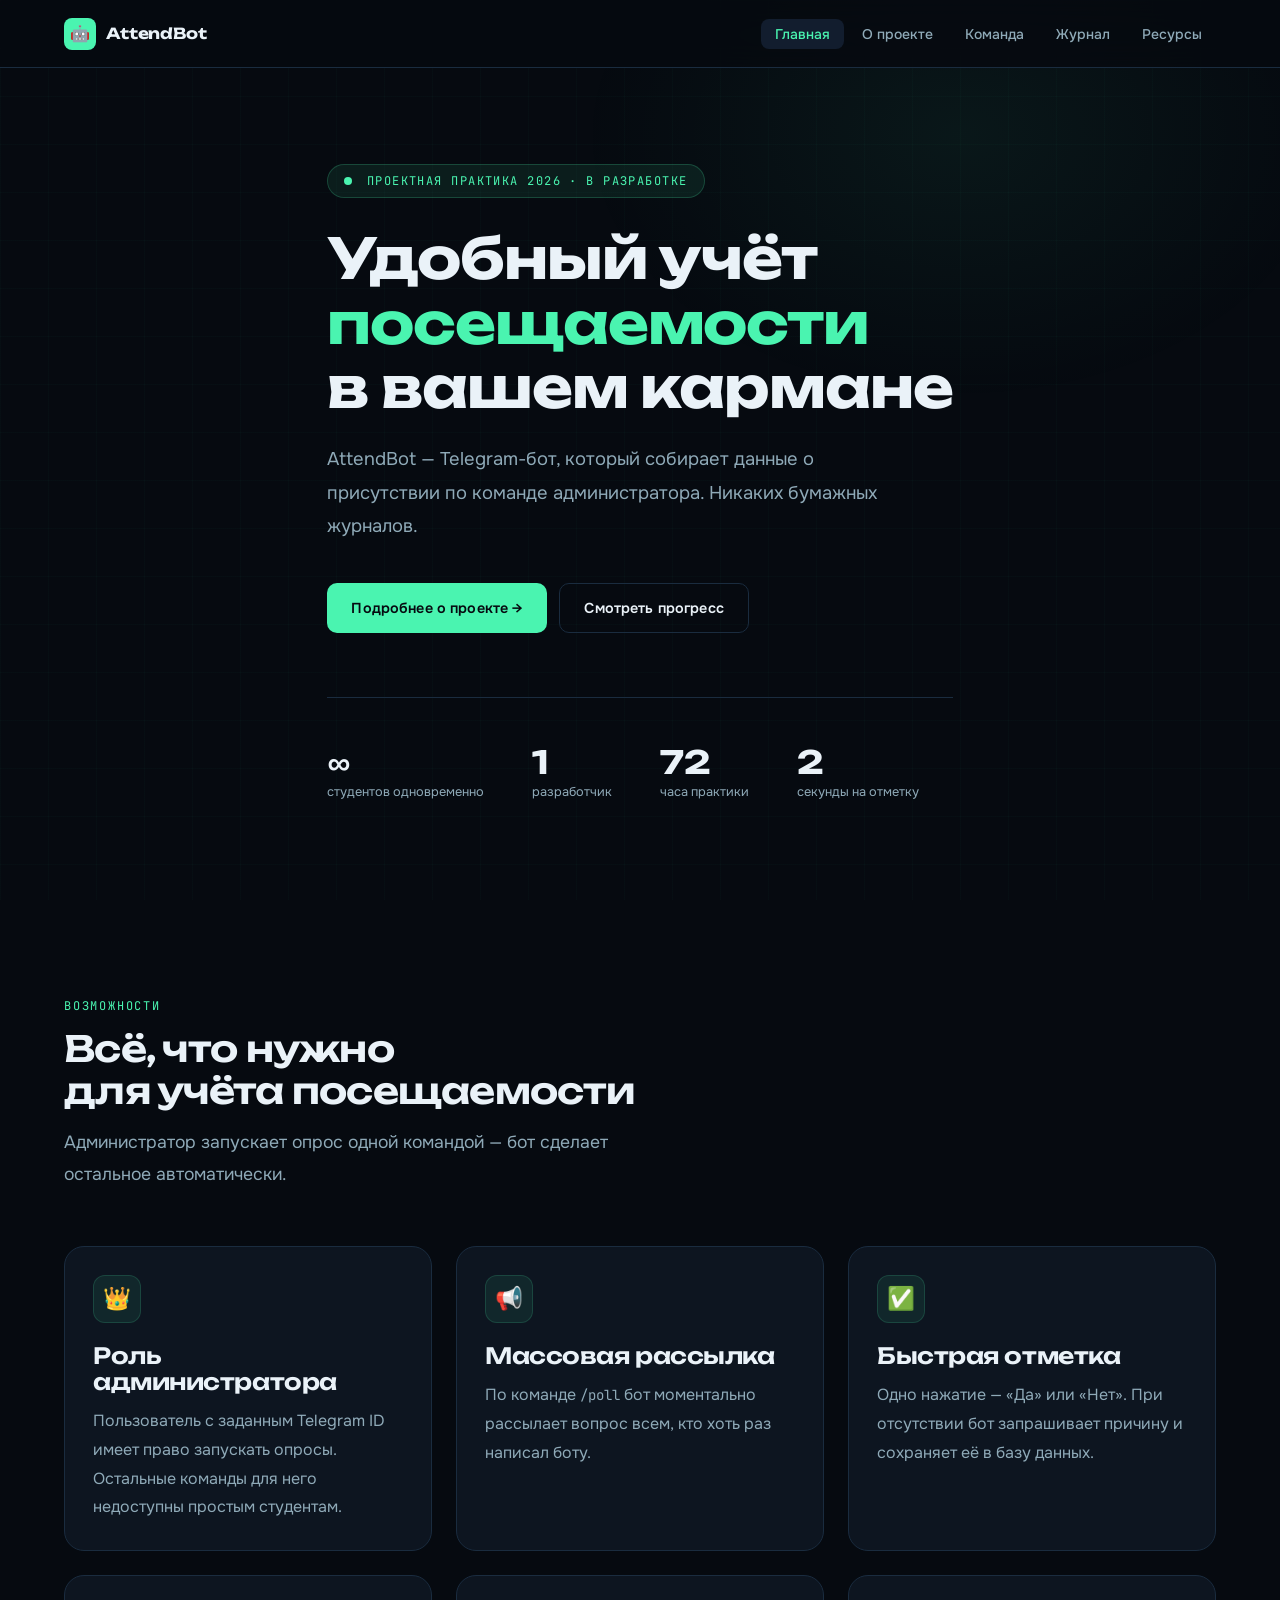
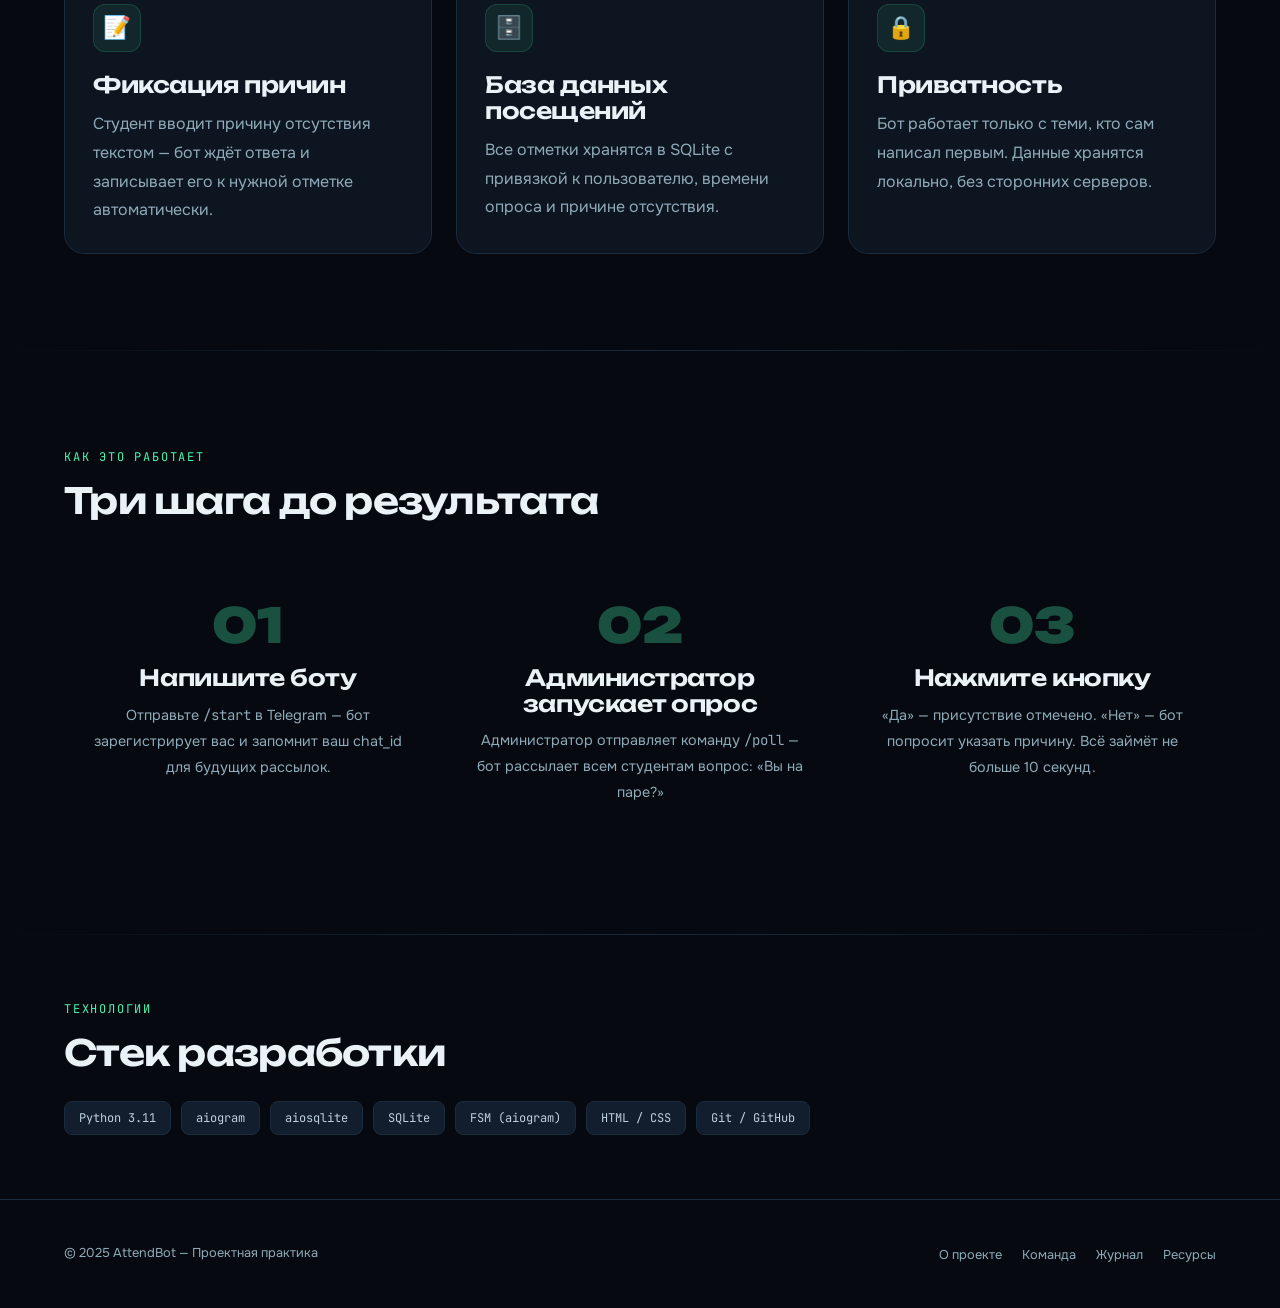
<file: site/index.html>
<!DOCTYPE html>
<html lang="ru">
<head>
  <meta charset="UTF-8">
  <meta name="viewport" content="width=device-width, initial-scale=1.0">
  <title>AttendBot — Система учёта посещаемости</title>
  <link rel="stylesheet" href="style.css">
</head>
<body>

<!-- ── NAVIGATION ──────────────────────────────── -->
<nav class="nav">
  <div class="nav__inner">
    <a href="index.html" class="nav__logo">
      <div class="nav__logo-icon">🤖</div>
      AttendBot
    </a>
    <ul class="nav__links">
      <li><a href="index.html" class="active">Главная</a></li>
      <li><a href="about.html">О проекте</a></li>
      <li><a href="team.html">Команда</a></li>
      <li><a href="journal.html">Журнал</a></li>
      <li><a href="resources.html">Ресурсы</a></li>
    </ul>
  </div>
</nav>

<!-- ── HERO ────────────────────────────────────── -->
<section class="hero">
  <div class="container">
    <span class="hero__badge">
      <span class="status-dot"></span>
      Проектная практика 2026 · В разработке
    </span>

    <h1 class="hero__title">
      Удобный учёт<br>
      <em>посещаемости</em><br>
      в вашем кармане
    </h1>

    <p class="hero__desc">
      AttendBot — Telegram-бот, который собирает данные о присутствии
      по команде администратора. Никаких бумажных журналов.
    </p>

    <div class="hero__actions">
      <a href="about.html" class="btn btn-primary">Подробнее о проекте →</a>
      <a href="journal.html" class="btn btn-outline">Смотреть прогресс</a>
    </div>

    <div class="hero__stats">
      <div>
        <div class="hero__stat-num accent">∞</div>
        <div class="hero__stat-label">студентов одновременно</div>
      </div>
      <div>
        <div class="hero__stat-num">1</div>
        <div class="hero__stat-label">разработчик</div>
      </div>
      <div>
        <div class="hero__stat-num">72</div>
        <div class="hero__stat-label">часа практики</div>
      </div>
      <div>
        <div class="hero__stat-num accent2">2</div>
        <div class="hero__stat-label">секунды на отметку</div>
      </div>
    </div>
  </div>
</section>

<!-- ── FEATURES ────────────────────────────────── -->
<section class="section">
  <div class="container">
    <span class="section-label">Возможности</span>
    <h2 class="section-title">Всё, что нужно<br>для учёта посещаемости</h2>
    <p class="section-desc">
      Администратор запускает опрос одной командой — бот сделает остальное
      автоматически.
    </p>

    <div class="grid-3 stagger">
      <div class="card animate-in">
        <div class="card__icon">👑</div>
        <h3>Роль администратора</h3>
        <p style="margin-top:12px">
          Пользователь с заданным Telegram ID имеет право запускать опросы.
          Остальные команды для него недоступны простым студентам.
        </p>
      </div>
      <div class="card animate-in">
        <div class="card__icon">📢</div>
        <h3>Массовая рассылка</h3>
        <p style="margin-top:12px">
          По команде <span class="mono">/poll</span> бот моментально
          рассылает вопрос всем, кто хоть раз написал боту.
        </p>
      </div>
      <div class="card animate-in">
        <div class="card__icon">✅</div>
        <h3>Быстрая отметка</h3>
        <p style="margin-top:12px">
          Одно нажатие — «Да» или «Нет». При отсутствии бот запрашивает
          причину и сохраняет её в базу данных.
        </p>
      </div>
      <div class="card animate-in">
        <div class="card__icon">📝</div>
        <h3>Фиксация причин</h3>
        <p style="margin-top:12px">
          Студент вводит причину отсутствия текстом — бот ждёт ответа
          и записывает его к нужной отметке автоматически.
        </p>
      </div>
      <div class="card animate-in">
        <div class="card__icon">🗄️</div>
        <h3>База данных посещений</h3>
        <p style="margin-top:12px">
          Все отметки хранятся в SQLite с привязкой к пользователю,
          времени опроса и причине отсутствия.
        </p>
      </div>
      <div class="card animate-in">
        <div class="card__icon">🔒</div>
        <h3>Приватность</h3>
        <p style="margin-top:12px">
          Бот работает только с теми, кто сам написал первым. Данные
          хранятся локально, без сторонних серверов.
        </p>
      </div>
    </div>
  </div>
</section>

<div class="divider"></div>

<!-- ── HOW IT WORKS ────────────────────────────── -->
<section class="section">
  <div class="container">
    <span class="section-label">Как это работает</span>
    <h2 class="section-title">Три шага до результата</h2>

    <div class="grid-3 stagger" style="margin-top:48px">
      <div style="text-align:center; padding:32px 20px">
        <div style="font-family:var(--font-display);font-size:3rem;font-weight:900;color:var(--accent);opacity:.3;line-height:1">01</div>
        <h3 style="margin:16px 0 12px">Напишите боту</h3>
        <p style="font-size:.9rem">
          Отправьте <span class="mono">/start</span> в Telegram —
          бот зарегистрирует вас и запомнит ваш chat_id для будущих рассылок.
        </p>
      </div>
      <div style="text-align:center; padding:32px 20px">
        <div style="font-family:var(--font-display);font-size:3rem;font-weight:900;color:var(--accent);opacity:.3;line-height:1">02</div>
        <h3 style="margin:16px 0 12px">Администратор запускает опрос</h3>
        <p style="font-size:.9rem">
          Администратор отправляет команду <span class="mono">/poll</span> —
          бот рассылает всем студентам вопрос: «Вы на паре?»
        </p>
      </div>
      <div style="text-align:center; padding:32px 20px">
        <div style="font-family:var(--font-display);font-size:3rem;font-weight:900;color:var(--accent);opacity:.3;line-height:1">03</div>
        <h3 style="margin:16px 0 12px">Нажмите кнопку</h3>
        <p style="font-size:.9rem">
          «Да» — присутствие отмечено. «Нет» — бот попросит указать
          причину. Всё займёт не больше 10 секунд.
        </p>
      </div>
    </div>
  </div>
</section>

<div class="divider"></div>

<!-- ── TECH STACK ──────────────────────────────── -->
<section class="section-sm">
  <div class="container">
    <span class="section-label">Технологии</span>
    <h2 class="section-title" style="margin-bottom:28px">Стек разработки</h2>
    <div class="stack-pills">
      <span class="pill">Python 3.11</span>
      <span class="pill">aiogram</span>
      <span class="pill">aiosqlite</span>
      <span class="pill">SQLite</span>
      <span class="pill">FSM (aiogram)</span>
      <span class="pill">HTML / CSS</span>
      <span class="pill">Git / GitHub</span>
    </div>
  </div>
</section>

<!-- ── FOOTER ──────────────────────────────────── -->
<footer class="footer">
  <div class="container">
    <div class="footer__inner">
      <span class="footer__copy">© 2025 AttendBot — Проектная практика</span>
      <ul class="footer__links">
        <li><a href="about.html">О проекте</a></li>
        <li><a href="team.html">Команда</a></li>
        <li><a href="journal.html">Журнал</a></li>
        <li><a href="resources.html">Ресурсы</a></li>
      </ul>
    </div>
  </div>
</footer>

<script>
  // Mouse-glow effect on cards
  document.querySelectorAll('.card').forEach(card => {
    card.addEventListener('mousemove', e => {
      const r = card.getBoundingClientRect();
      card.style.setProperty('--mx', `${e.clientX - r.left}px`);
      card.style.setProperty('--my', `${e.clientY - r.top}px`);
    });
  });
</script>
</body>
</html>
</file>
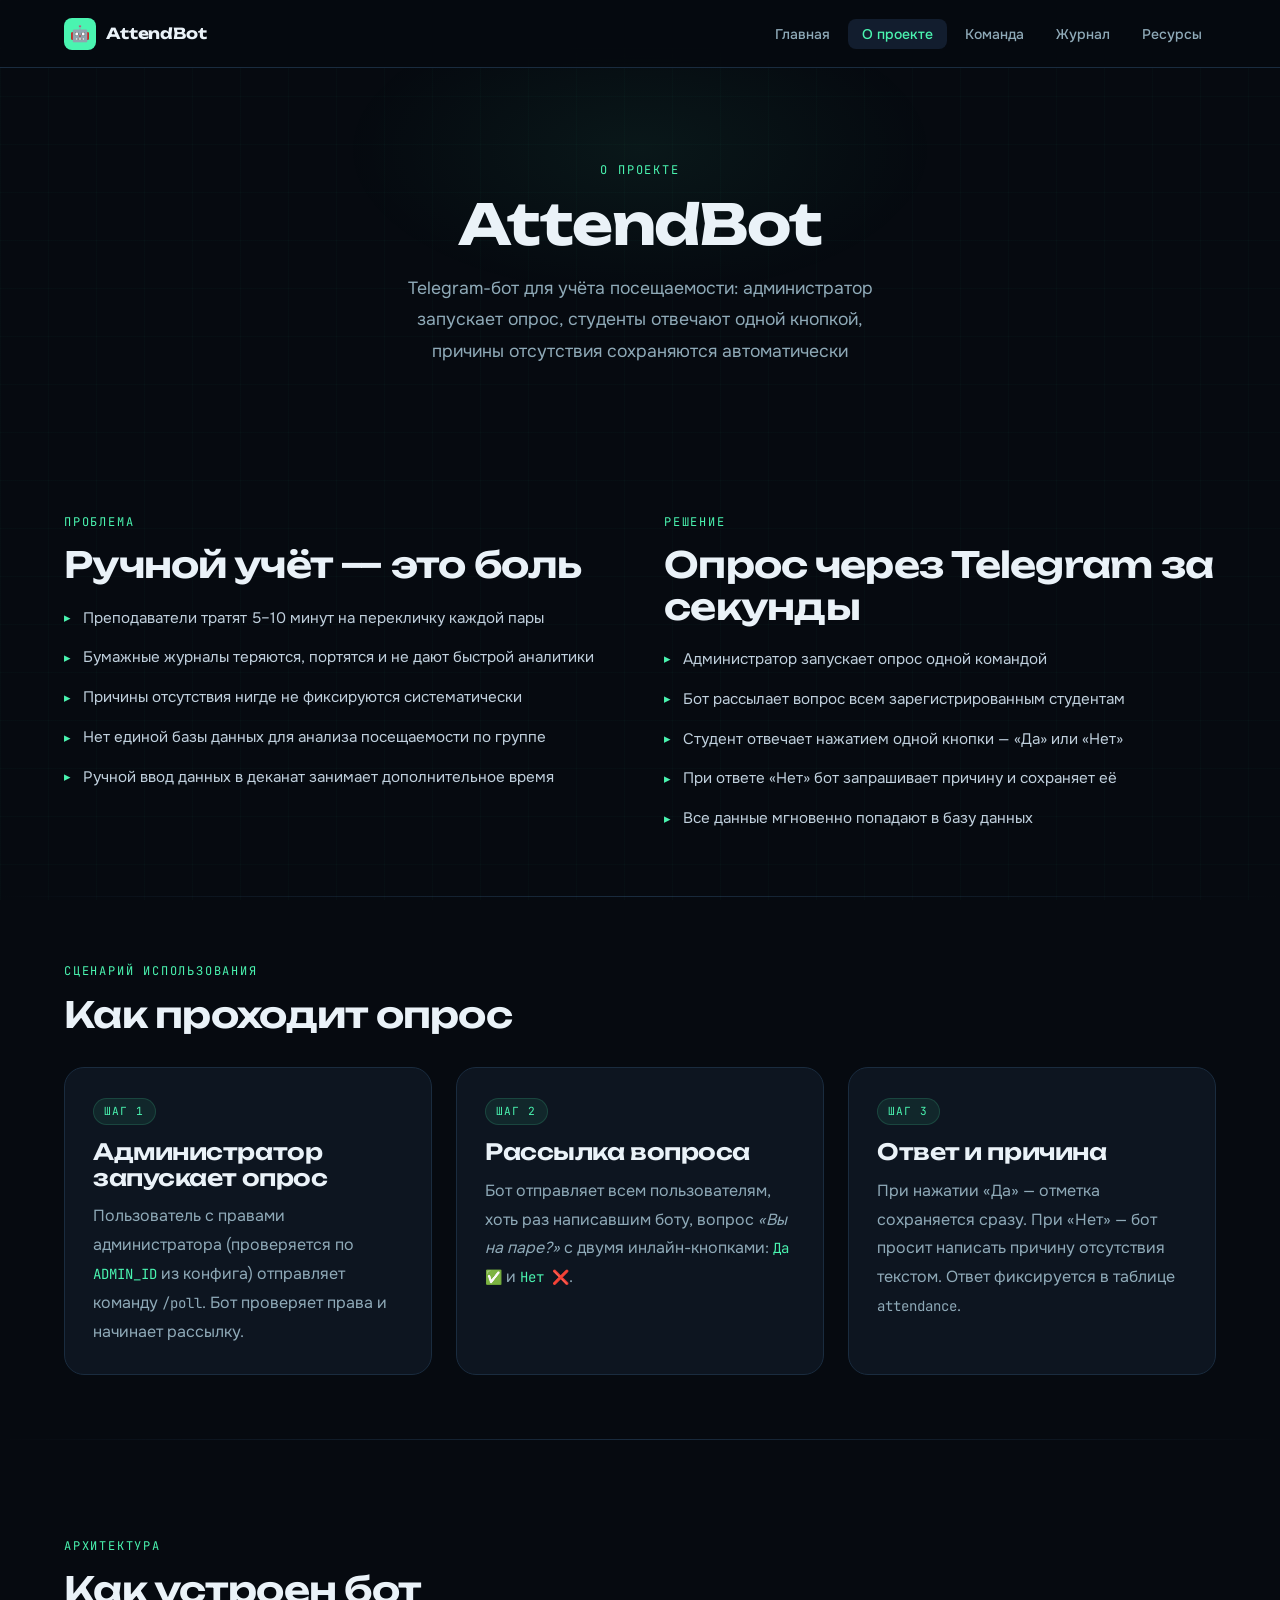
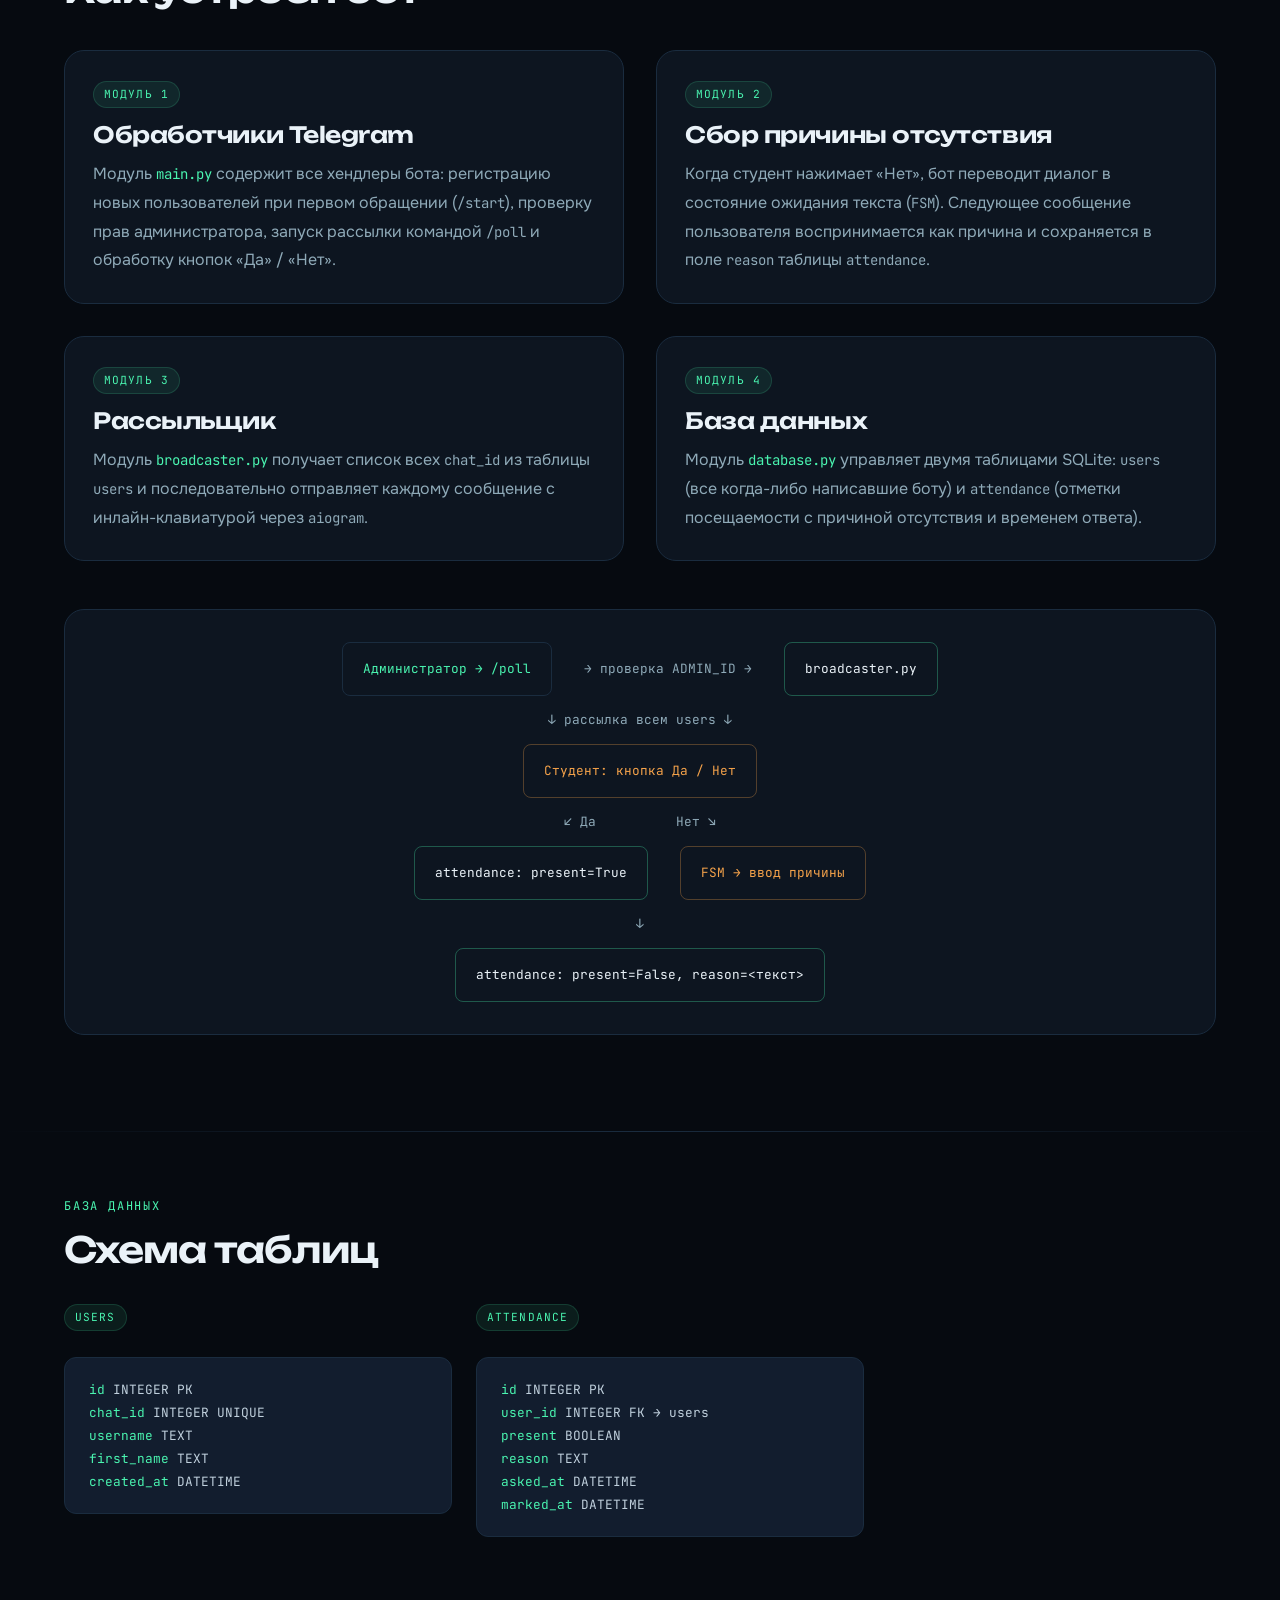
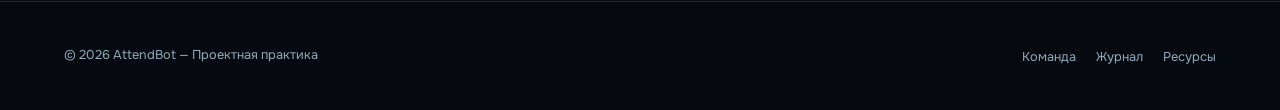
<file: site/about.html>
<!DOCTYPE html>
<html lang="ru">
<head>
  <meta charset="UTF-8">
  <meta name="viewport" content="width=device-width, initial-scale=1.0">
  <title>О проекте — AttendBot</title>
  <link rel="stylesheet" href="style.css">
</head>
<body>

<nav class="nav">
  <div class="nav__inner">
    <a href="index.html" class="nav__logo">
      <div class="nav__logo-icon">🤖</div>
      AttendBot
    </a>
    <ul class="nav__links">
      <li><a href="index.html">Главная</a></li>
      <li><a href="about.html" class="active">О проекте</a></li>
      <li><a href="team.html">Команда</a></li>
      <li><a href="journal.html">Журнал</a></li>
      <li><a href="resources.html">Ресурсы</a></li>
    </ul>
  </div>
</nav>

<!-- ── PAGE HEADER ─────────────────────────────── -->
<div class="page-header">
  <div class="container">
    <span class="section-label">О проекте</span>
    <h1 class="page-header__title">AttendBot</h1>
    <p class="page-header__desc">
      Telegram-бот для учёта посещаемости: администратор запускает опрос,
      студенты отвечают одной кнопкой, причины отсутствия сохраняются автоматически
    </p>
  </div>
</div>

<!-- ── PROBLEM / SOLUTION ─────────────────────── -->
<section class="section-sm">
  <div class="container">
    <div class="grid-2" style="gap:48px; align-items:start">
      <div>
        <span class="section-label">Проблема</span>
        <h2 style="margin-bottom:20px">Ручной учёт — это боль</h2>
        <ul class="feature-list">
          <li>Преподаватели тратят 5–10 минут на перекличку каждой пары</li>
          <li>Бумажные журналы теряются, портятся и не дают быстрой аналитики</li>
          <li>Причины отсутствия нигде не фиксируются систематически</li>
          <li>Нет единой базы данных для анализа посещаемости по группе</li>
          <li>Ручной ввод данных в деканат занимает дополнительное время</li>
        </ul>
      </div>
      <div>
        <span class="section-label">Решение</span>
        <h2 style="margin-bottom:20px">Опрос через Telegram за секунды</h2>
        <ul class="feature-list">
          <li>Администратор запускает опрос одной командой</li>
          <li>Бот рассылает вопрос всем зарегистрированным студентам</li>
          <li>Студент отвечает нажатием одной кнопки — «Да» или «Нет»</li>
          <li>При ответе «Нет» бот запрашивает причину и сохраняет её</li>
          <li>Все данные мгновенно попадают в базу данных</li>
        </ul>
      </div>
    </div>
  </div>
</section>

<div class="divider"></div>

<!-- ── HOW IT WORKS ────────────────────────────── -->
<section class="section-sm">
  <div class="container">
    <span class="section-label">Сценарий использования</span>
    <h2 style="margin-bottom:32px">Как проходит опрос</h2>
    <div class="grid-3">

      <div class="card">
        <div class="card__tag">Шаг 1</div>
        <h3>Администратор запускает опрос</h3>
        <p style="margin-top:12px">
          Пользователь с правами администратора (проверяется по
          <span class="mono accent">ADMIN_ID</span> из конфига) отправляет команду
          <span class="mono">/poll</span>. Бот проверяет права и начинает рассылку.
        </p>
      </div>

      <div class="card">
        <div class="card__tag">Шаг 2</div>
        <h3>Рассылка вопроса</h3>
        <p style="margin-top:12px">
          Бот отправляет всем пользователям, хоть раз написавшим боту,
          вопрос <em>«Вы на паре?»</em> с двумя инлайн-кнопками:
          <span class="mono accent">Да ✅</span> и <span class="mono accent">Нет ❌</span>.
        </p>
      </div>

      <div class="card">
        <div class="card__tag">Шаг 3</div>
        <h3>Ответ и причина</h3>
        <p style="margin-top:12px">
          При нажатии «Да» — отметка сохраняется сразу. При «Нет» — бот
          просит написать причину отсутствия текстом. Ответ фиксируется
          в таблице <span class="mono">attendance</span>.
        </p>
      </div>

    </div>
  </div>
</section>

<div class="divider"></div>

<!-- ── ARCHITECTURE ────────────────────────────── -->
<section class="section">
  <div class="container">
    <span class="section-label">Архитектура</span>
    <h2 class="section-title" style="margin-bottom:40px">Как устроен бот</h2>

    <div class="grid-2" style="gap:32px">

      <div class="card">
        <div class="card__tag">Модуль 1</div>
        <h3>Обработчики Telegram</h3>
        <p style="margin-top:12px">
          Модуль <span class="mono accent">main.py</span> содержит все
          хендлеры бота: регистрацию новых пользователей при первом
          обращении (<span class="mono">/start</span>), проверку прав
          администратора, запуск рассылки командой
          <span class="mono">/poll</span> и обработку кнопок
          «Да» / «Нет».
        </p>
      </div>

      <div class="card">
        <div class="card__tag">Модуль 2</div>
        <h3>Сбор причины отсутствия</h3>
        <p style="margin-top:12px">
          Когда студент нажимает «Нет», бот переводит диалог в состояние
          ожидания текста (<span class="mono">FSM</span>). Следующее
          сообщение пользователя воспринимается как причина и сохраняется
          в поле <span class="mono">reason</span> таблицы
          <span class="mono">attendance</span>.
        </p>
      </div>

      <div class="card">
        <div class="card__tag">Модуль 3</div>
        <h3>Рассыльщик</h3>
        <p style="margin-top:12px">
          Модуль <span class="mono accent">broadcaster.py</span> получает
          список всех <span class="mono">chat_id</span> из таблицы
          <span class="mono">users</span> и последовательно отправляет
          каждому сообщение с инлайн-клавиатурой через
          <span class="mono">aiogram</span>.
        </p>
      </div>

      <div class="card">
        <div class="card__tag">Модуль 4</div>
        <h3>База данных</h3>
        <p style="margin-top:12px">
          Модуль <span class="mono accent">database.py</span> управляет
          двумя таблицами SQLite: <span class="mono">users</span>
          (все когда-либо написавшие боту) и
          <span class="mono">attendance</span> (отметки посещаемости
          с причиной отсутствия и временем ответа).
        </p>
      </div>
    </div>

    <!-- Architecture Scheme -->
    <div style="margin-top:48px; background:var(--surface); border:1px solid var(--border); border-radius:var(--radius-lg); padding:32px; text-align:center">
      <div style="font-family:var(--font-mono);font-size:.8rem;color:var(--text);line-height:2.5;overflow-x:auto">
        <div style="display:inline-flex;flex-direction:column;gap:0;align-items:center;min-width:560px">

          <div style="display:flex;gap:32px;align-items:center;justify-content:center;flex-wrap:wrap">
            <div style="padding:10px 20px;border:1px solid var(--border);border-radius:8px;color:var(--accent)">Администратор → /poll</div>
            <div style="color:var(--text)">→ проверка ADMIN_ID →</div>
            <div style="padding:10px 20px;border:1px solid rgba(74,244,176,.3);border-radius:8px;color:var(--text-bright)">broadcaster.py</div>
          </div>

          <div style="margin:8px 0;color:var(--text)">↓ рассылка всем users ↓</div>

          <div style="display:flex;gap:32px;align-items:center;justify-content:center;flex-wrap:wrap">
            <div style="padding:10px 20px;border:1px solid rgba(244,162,74,.3);border-radius:8px;color:var(--accent2)">Студент: кнопка Да / Нет</div>
          </div>

          <div style="margin:8px 0;display:flex;gap:80px;color:var(--text)">
            <span>↙ Да</span>
            <span>Нет ↘</span>
          </div>

          <div style="display:flex;gap:32px;align-items:center;justify-content:center;flex-wrap:wrap">
            <div style="padding:10px 20px;border:1px solid rgba(74,244,176,.3);border-radius:8px;color:var(--text-bright)">attendance: present=True</div>
            <div style="padding:10px 20px;border:1px solid rgba(244,162,74,.3);border-radius:8px;color:var(--accent2)">FSM → ввод причины</div>
          </div>

          <div style="margin:8px 0;color:var(--text)">↓</div>

          <div style="padding:10px 20px;border:1px solid rgba(74,244,176,.3);border-radius:8px;color:var(--text-bright)">attendance: present=False, reason=&lt;текст&gt;</div>

        </div>
      </div>
    </div>
  </div>
</section>

<div class="divider"></div>

<!-- ── DB SCHEMA ───────────────────────────────── -->
<section class="section-sm">
  <div class="container">
    <span class="section-label">База данных</span>
    <h2 style="margin-bottom:32px">Схема таблиц</h2>
    <div class="grid-2" style="max-width:800px">
      <div>
        <div class="card__tag">users</div>
        <div class="code-block" style="margin-top:12px">
          <span class="kw">id</span>         INTEGER PK<br>
          <span class="kw">chat_id</span>    INTEGER UNIQUE<br>
          <span class="kw">username</span>   TEXT<br>
          <span class="kw">first_name</span> TEXT<br>
          <span class="kw">created_at</span> DATETIME
        </div>
      </div>
      <div>
        <div class="card__tag">attendance</div>
        <div class="code-block" style="margin-top:12px">
          <span class="kw">id</span>          INTEGER PK<br>
          <span class="kw">user_id</span>     INTEGER FK → users<br>
          <span class="kw">present</span>     BOOLEAN<br>
          <span class="kw">reason</span>      TEXT<br>
          <span class="kw">asked_at</span>    DATETIME<br>
          <span class="kw">marked_at</span>   DATETIME
        </div>
      </div>
    </div>
  </div>
</section>

<!-- ── FOOTER ──────────────────────────────────── -->
<footer class="footer">
  <div class="container">
    <div class="footer__inner">
      <span class="footer__copy">© 2026 AttendBot — Проектная практика</span>
      <ul class="footer__links">
        <li><a href="team.html">Команда</a></li>
        <li><a href="journal.html">Журнал</a></li>
        <li><a href="resources.html">Ресурсы</a></li>
      </ul>
    </div>
  </div>
</footer>

</body>
</html>
</file>
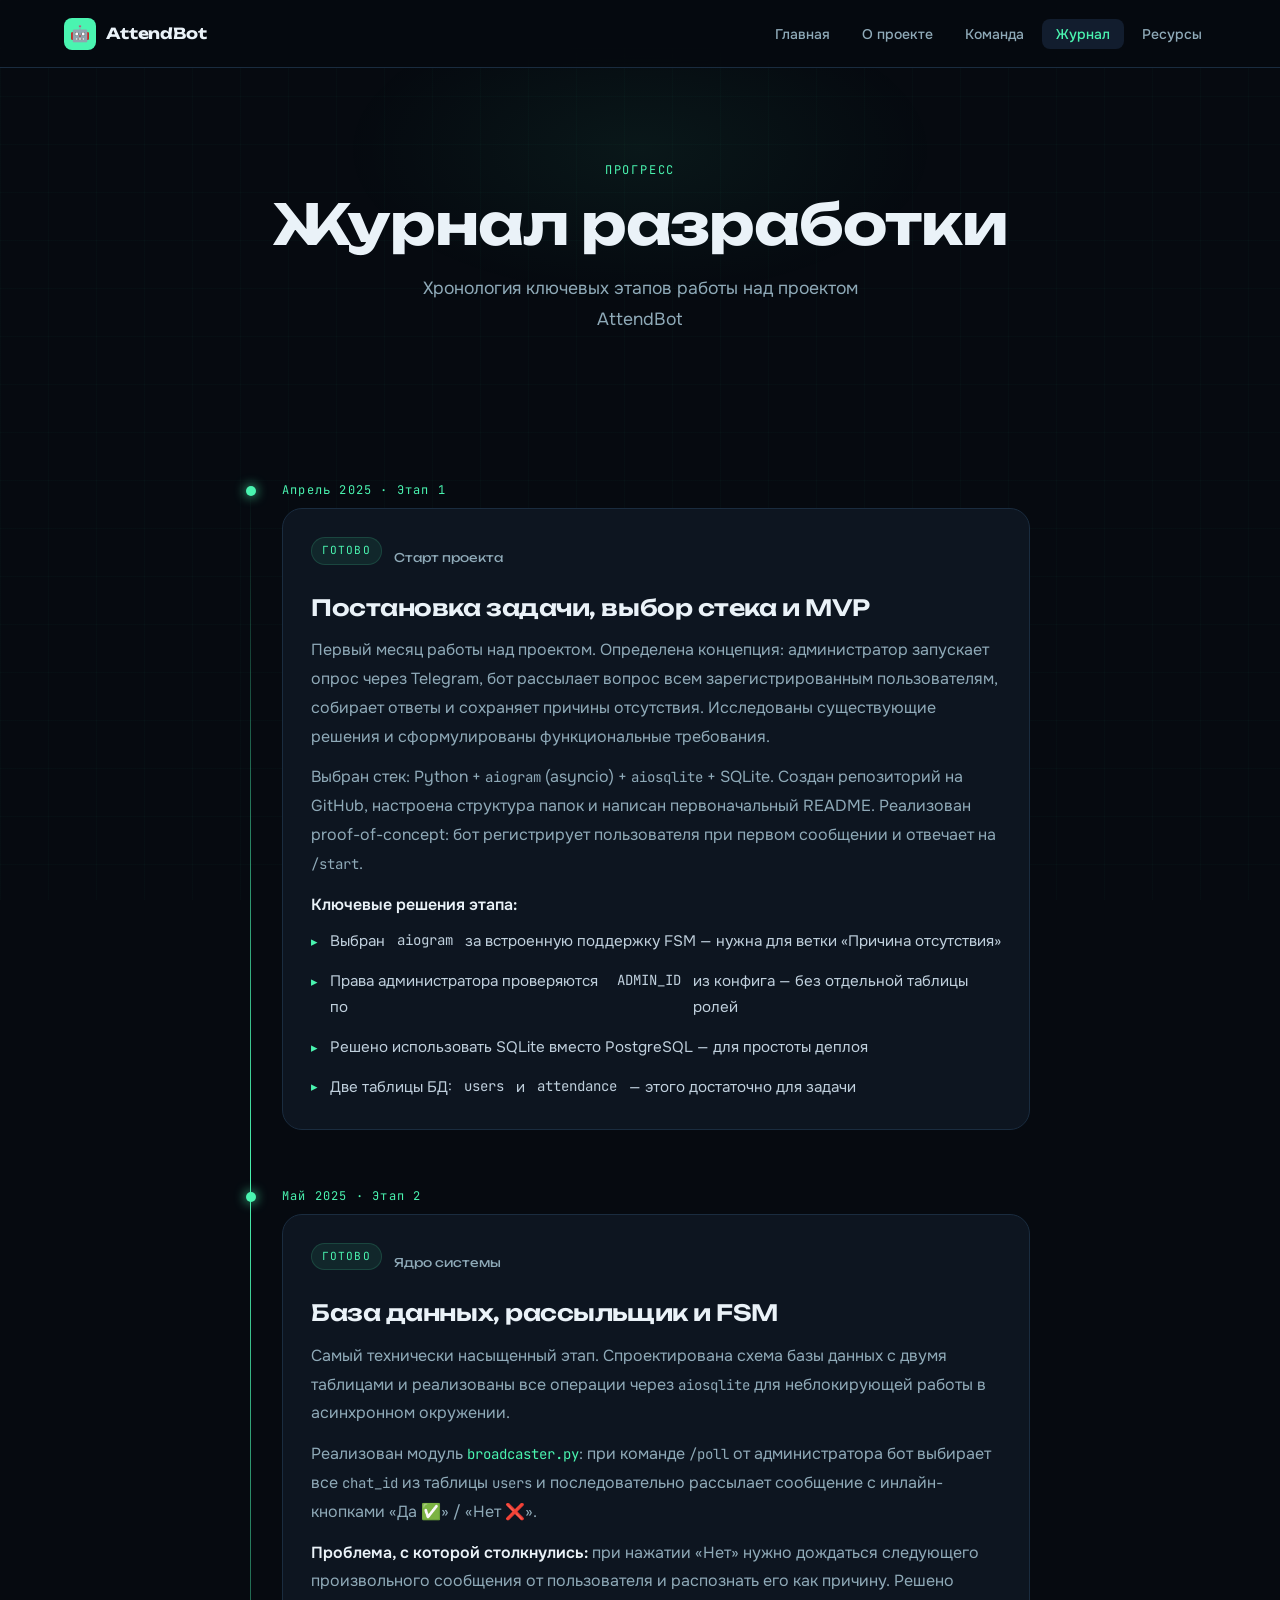
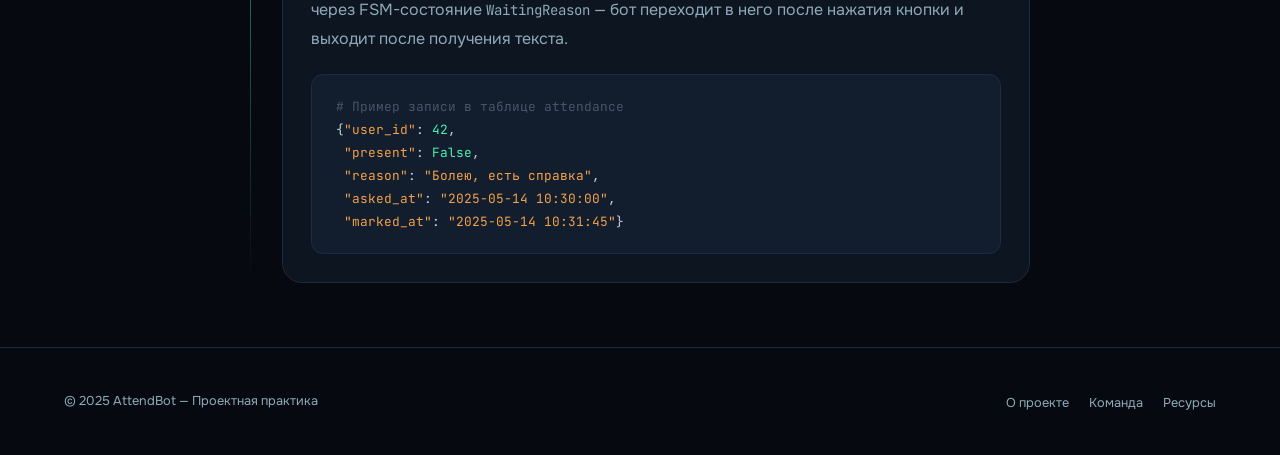
<file: site/journal.html>
<!DOCTYPE html>
<html lang="ru">
<head>
  <meta charset="UTF-8">
  <meta name="viewport" content="width=device-width, initial-scale=1.0">
  <title>Журнал — AttendBot</title>
  <link rel="stylesheet" href="style.css">
</head>
<body>

<nav class="nav">
  <div class="nav__inner">
    <a href="index.html" class="nav__logo">
      <div class="nav__logo-icon">🤖</div>
      AttendBot
    </a>
    <ul class="nav__links">
      <li><a href="index.html">Главная</a></li>
      <li><a href="about.html">О проекте</a></li>
      <li><a href="team.html">Команда</a></li>
      <li><a href="journal.html" class="active">Журнал</a></li>
      <li><a href="resources.html">Ресурсы</a></li>
    </ul>
  </div>
</nav>

<div class="page-header">
  <div class="container">
    <span class="section-label">Прогресс</span>
    <h1 class="page-header__title">Журнал разработки</h1>
    <p class="page-header__desc">
      Хронология ключевых этапов работы над проектом AttendBot
    </p>
  </div>
</div>

<section class="section-sm">
  <div class="container">
    <div style="max-width:780px; margin:0 auto">
      <div class="timeline">

        <!-- Post 1 — Oldest -->
        <div class="timeline-item">
          <div class="timeline-item__date">Апрель 2025 · Этап 1</div>
          <div class="timeline-item__card">
            <div style="display:flex;align-items:center;gap:12px;margin-bottom:16px;flex-wrap:wrap">
              <span class="card__tag">Готово</span>
              <span style="font-family:var(--font-display);font-size:.75rem;color:var(--text)">Старт проекта</span>
            </div>
            <h3 style="margin-bottom:16px">Постановка задачи, выбор стека и MVP</h3>
            <p>
              Первый месяц работы над проектом. Определена концепция: администратор
              запускает опрос через Telegram, бот рассылает вопрос всем
              зарегистрированным пользователям, собирает ответы и сохраняет причины
              отсутствия. Исследованы существующие решения и сформулированы
              функциональные требования.
            </p>
            <p style="margin-top:12px">
              Выбран стек: Python + <span class="mono">aiogram</span> (asyncio) +
              <span class="mono">aiosqlite</span> + SQLite. Создан репозиторий на GitHub,
              настроена структура папок и написан первоначальный README. Реализован
              proof-of-concept: бот регистрирует пользователя при первом сообщении
              и отвечает на <span class="mono">/start</span>.
            </p>
            <p style="margin-top:12px">
              <strong>Ключевые решения этапа:</strong>
            </p>
            <ul class="feature-list" style="margin-top:10px">
              <li>Выбран <span class="mono">aiogram</span> за встроенную поддержку FSM — нужна для ветки «Причина отсутствия»</li>
              <li>Права администратора проверяются по <span class="mono">ADMIN_ID</span> из конфига — без отдельной таблицы ролей</li>
              <li>Решено использовать SQLite вместо PostgreSQL — для простоты деплоя</li>
              <li>Две таблицы БД: <span class="mono">users</span> и <span class="mono">attendance</span> — этого достаточно для задачи</li>
            </ul>
          </div>
        </div>

        <!-- Post 2 -->
        <div class="timeline-item">
          <div class="timeline-item__date">Май 2025 · Этап 2</div>
          <div class="timeline-item__card">
            <div style="display:flex;align-items:center;gap:12px;margin-bottom:16px;flex-wrap:wrap">
              <span class="card__tag">Готово</span>
              <span style="font-family:var(--font-display);font-size:.75rem;color:var(--text)">Ядро системы</span>
            </div>
            <h3 style="margin-bottom:16px">База данных, рассыльщик и FSM</h3>
            <p>
              Самый технически насыщенный этап. Спроектирована схема базы данных
              с двумя таблицами и реализованы все операции через
              <span class="mono">aiosqlite</span> для неблокирующей работы
              в асинхронном окружении.
            </p>
            <p style="margin-top:12px">
              Реализован модуль <span class="mono accent">broadcaster.py</span>:
              при команде <span class="mono">/poll</span> от администратора бот
              выбирает все <span class="mono">chat_id</span> из таблицы
              <span class="mono">users</span> и последовательно рассылает
              сообщение с инлайн-кнопками «Да ✅» / «Нет ❌».
            </p>
            <p style="margin-top:12px">
              <strong>Проблема, с которой столкнулись:</strong> при нажатии «Нет»
              нужно дождаться следующего произвольного сообщения от пользователя
              и распознать его как причину. Решено через FSM-состояние
              <span class="mono">WaitingReason</span> — бот переходит в него
              после нажатия кнопки и выходит после получения текста.
            </p>
            <div style="margin-top:20px">
              <div class="code-block">
                <span class="cmt"># Пример записи в таблице attendance</span><br>
                {<span class="str">"user_id"</span>: <span class="kw">42</span>,<br>
                &nbsp;<span class="str">"present"</span>: <span class="kw">False</span>,<br>
                &nbsp;<span class="str">"reason"</span>: <span class="str">"Болею, есть справка"</span>,<br>
                &nbsp;<span class="str">"asked_at"</span>: <span class="str">"2025-05-14 10:30:00"</span>,<br>
                &nbsp;<span class="str">"marked_at"</span>: <span class="str">"2025-05-14 10:31:45"</span>}
              </div>
            </div>
          </div>
        </div>

      </div>
    </div>
  </div>
</section>

<footer class="footer">
  <div class="container">
    <div class="footer__inner">
      <span class="footer__copy">© 2025 AttendBot — Проектная практика</span>
      <ul class="footer__links">
        <li><a href="about.html">О проекте</a></li>
        <li><a href="team.html">Команда</a></li>
        <li><a href="resources.html">Ресурсы</a></li>
      </ul>
    </div>
  </div>
</footer>

</body>
</html>
</file>
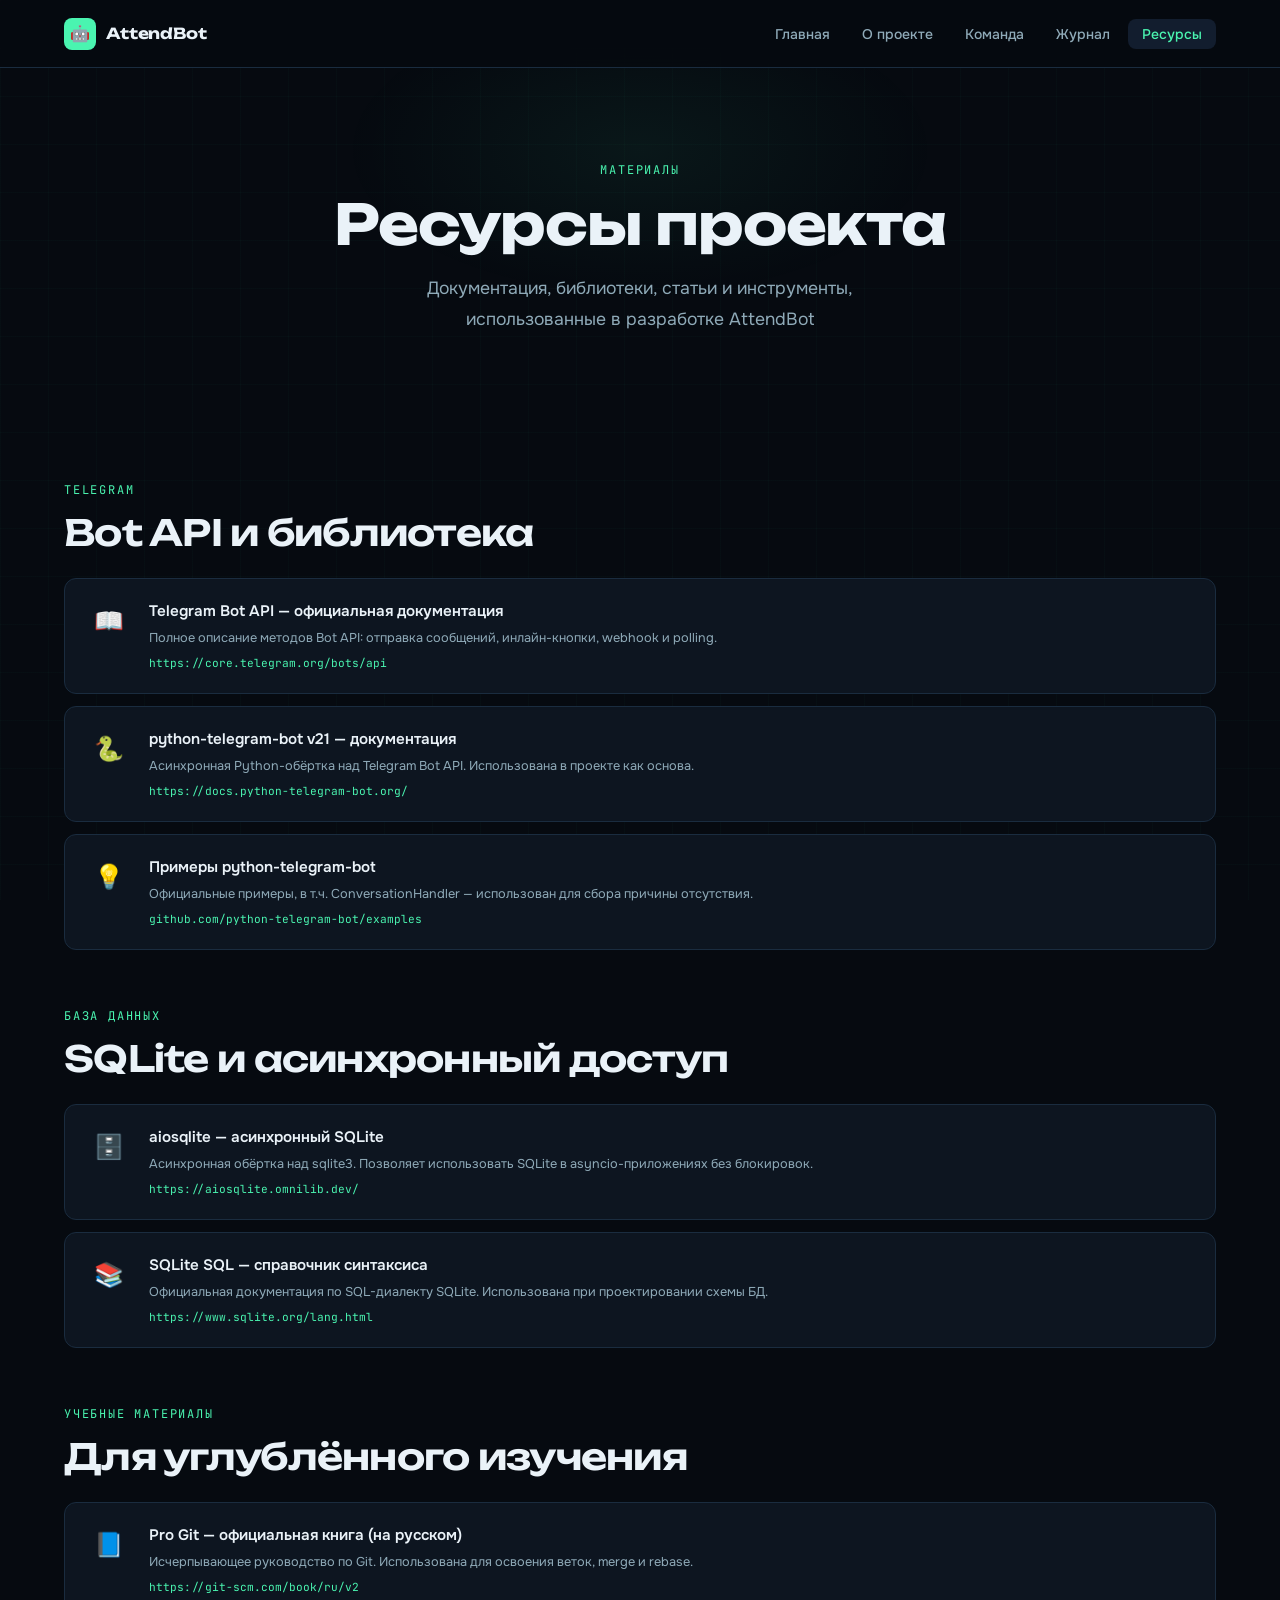
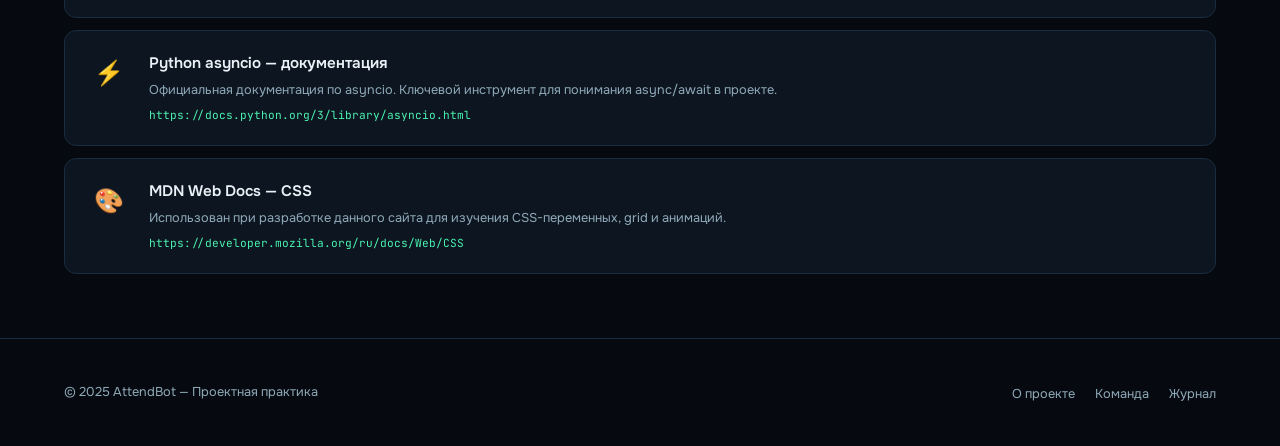
<file: site/resources.html>
<!DOCTYPE html>
<html lang="ru">
<head>
  <meta charset="UTF-8">
  <meta name="viewport" content="width=device-width, initial-scale=1.0">
  <title>Ресурсы — AttendBot</title>
  <link rel="stylesheet" href="style.css">
</head>
<body>

<nav class="nav">
  <div class="nav__inner">
    <a href="index.html" class="nav__logo">
      <div class="nav__logo-icon">🤖</div>
      AttendBot
    </a>
    <ul class="nav__links">
      <li><a href="index.html">Главная</a></li>
      <li><a href="about.html">О проекте</a></li>
      <li><a href="team.html">Команда</a></li>
      <li><a href="journal.html">Журнал</a></li>
      <li><a href="resources.html" class="active">Ресурсы</a></li>
    </ul>
  </div>
</nav>

<div class="page-header">
  <div class="container">
    <span class="section-label">Материалы</span>
    <h1 class="page-header__title">Ресурсы проекта</h1>
    <p class="page-header__desc">
      Документация, библиотеки, статьи и инструменты,
      использованные в разработке AttendBot
    </p>
  </div>
</div>

<section class="section-sm">
  <div class="container">

    <!-- Telegram & Bot API -->
    <span class="section-label">Telegram</span>
    <h2 style="margin-bottom:24px">Bot API и библиотека</h2>
    <div style="display:flex;flex-direction:column;gap:12px;margin-bottom:56px">
      <a href="https://core.telegram.org/bots/api" target="_blank" class="resource-item">
        <div class="resource-item__icon">📖</div>
        <div>
          <div class="resource-item__title">Telegram Bot API — официальная документация</div>
          <div class="resource-item__desc">Полное описание методов Bot API: отправка сообщений, инлайн-кнопки, webhook и polling.</div>
          <span class="resource-item__link">https://core.telegram.org/bots/api</span>
        </div>
      </a>
      <a href="https://docs.python-telegram-bot.org/" target="_blank" class="resource-item">
        <div class="resource-item__icon">🐍</div>
        <div>
          <div class="resource-item__title">python-telegram-bot v21 — документация</div>
          <div class="resource-item__desc">Асинхронная Python-обёртка над Telegram Bot API. Использована в проекте как основа.</div>
          <span class="resource-item__link">https://docs.python-telegram-bot.org/</span>
        </div>
      </a>
      <a href="https://github.com/python-telegram-bot/python-telegram-bot/tree/master/examples" target="_blank" class="resource-item">
        <div class="resource-item__icon">💡</div>
        <div>
          <div class="resource-item__title">Примеры python-telegram-bot</div>
          <div class="resource-item__desc">Официальные примеры, в т.ч. ConversationHandler — использован для сбора причины отсутствия.</div>
          <span class="resource-item__link">github.com/python-telegram-bot/examples</span>
        </div>
      </a>
    </div>

    <!-- Database & Async -->
    <span class="section-label">База данных</span>
    <h2 style="margin-bottom:24px">SQLite и асинхронный доступ</h2>
    <div style="display:flex;flex-direction:column;gap:12px;margin-bottom:56px">
      <a href="https://aiosqlite.omnilib.dev/" target="_blank" class="resource-item">
        <div class="resource-item__icon">🗄️</div>
        <div>
          <div class="resource-item__title">aiosqlite — асинхронный SQLite</div>
          <div class="resource-item__desc">Асинхронная обёртка над sqlite3. Позволяет использовать SQLite в asyncio-приложениях без блокировок.</div>
          <span class="resource-item__link">https://aiosqlite.omnilib.dev/</span>
        </div>
      </a>
      <a href="https://www.sqlite.org/lang.html" target="_blank" class="resource-item">
        <div class="resource-item__icon">📚</div>
        <div>
          <div class="resource-item__title">SQLite SQL — справочник синтаксиса</div>
          <div class="resource-item__desc">Официальная документация по SQL-диалекту SQLite. Использована при проектировании схемы БД.</div>
          <span class="resource-item__link">https://www.sqlite.org/lang.html</span>
        </div>
      </a>
    </div>

    <!-- General / Education -->
    <span class="section-label">Учебные материалы</span>
    <h2 style="margin-bottom:24px">Для углублённого изучения</h2>
    <div style="display:flex;flex-direction:column;gap:12px">
      <a href="https://git-scm.com/book/ru/v2" target="_blank" class="resource-item">
        <div class="resource-item__icon">📘</div>
        <div>
          <div class="resource-item__title">Pro Git — официальная книга (на русском)</div>
          <div class="resource-item__desc">Исчерпывающее руководство по Git. Использована для освоения веток, merge и rebase.</div>
          <span class="resource-item__link">https://git-scm.com/book/ru/v2</span>
        </div>
      </a>
      <a href="https://docs.python.org/3/library/asyncio.html" target="_blank" class="resource-item">
        <div class="resource-item__icon">⚡</div>
        <div>
          <div class="resource-item__title">Python asyncio — документация</div>
          <div class="resource-item__desc">Официальная документация по asyncio. Ключевой инструмент для понимания async/await в проекте.</div>
          <span class="resource-item__link">https://docs.python.org/3/library/asyncio.html</span>
        </div>
      </a>
      <a href="https://developer.mozilla.org/ru/docs/Web/CSS" target="_blank" class="resource-item">
        <div class="resource-item__icon">🎨</div>
        <div>
          <div class="resource-item__title">MDN Web Docs — CSS</div>
          <div class="resource-item__desc">Использован при разработке данного сайта для изучения CSS-переменных, grid и анимаций.</div>
          <span class="resource-item__link">https://developer.mozilla.org/ru/docs/Web/CSS</span>
        </div>
      </a>
    </div>

  </div>
</section>

<footer class="footer">
  <div class="container">
    <div class="footer__inner">
      <span class="footer__copy">© 2025 AttendBot — Проектная практика</span>
      <ul class="footer__links">
        <li><a href="about.html">О проекте</a></li>
        <li><a href="team.html">Команда</a></li>
        <li><a href="journal.html">Журнал</a></li>
      </ul>
    </div>
  </div>
</footer>

</body>
</html>
</file>
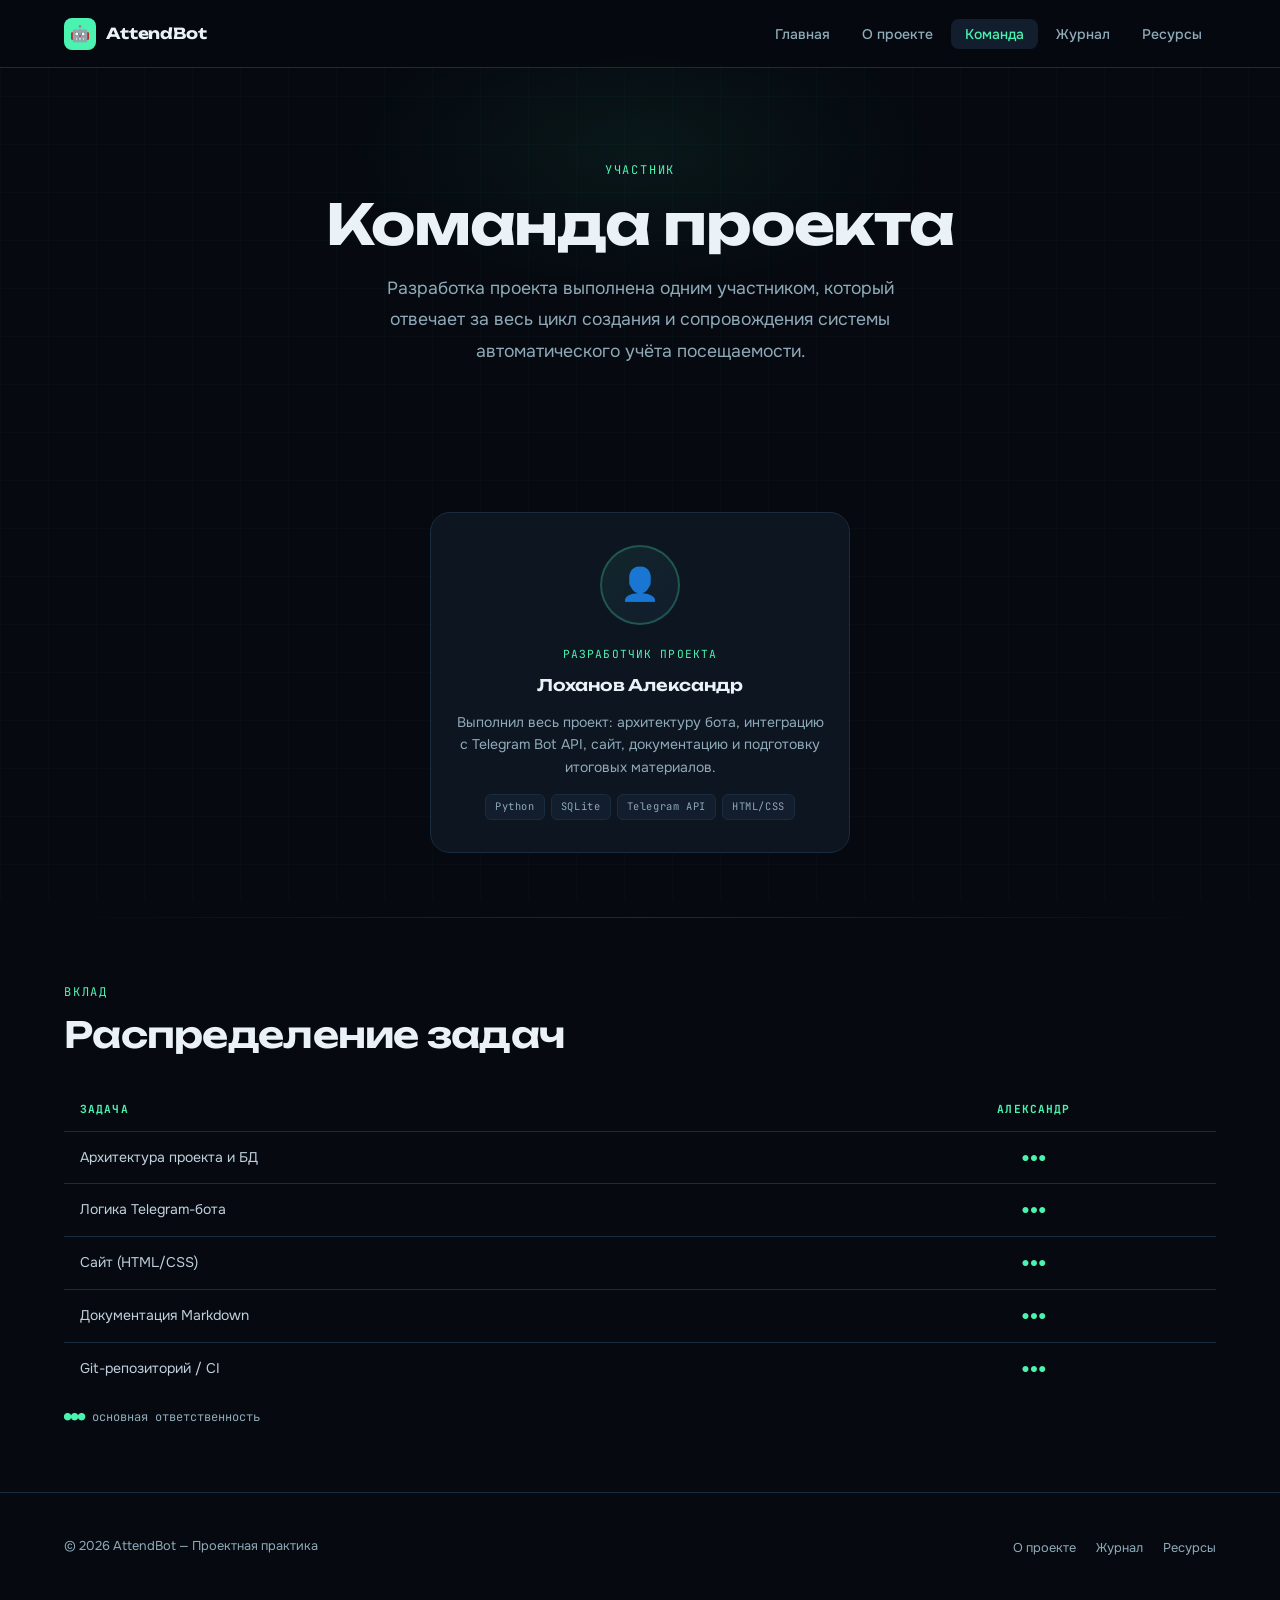
<file: site/team.html>
<!DOCTYPE html>
<html lang="ru">
<head>
  <meta charset="UTF-8">
  <meta name="viewport" content="width=device-width, initial-scale=1.0">
  <title>Команда — AttendBot</title>
  <link rel="stylesheet" href="style.css">
</head>
<body>

<nav class="nav">
  <div class="nav__inner">
    <a href="index.html" class="nav__logo">
      <div class="nav__logo-icon">🤖</div>
      AttendBot
    </a>
    <ul class="nav__links">
      <li><a href="index.html">Главная</a></li>
      <li><a href="about.html">О проекте</a></li>
      <li><a href="team.html" class="active">Команда</a></li>
      <li><a href="journal.html">Журнал</a></li>
      <li><a href="resources.html">Ресурсы</a></li>
    </ul>
  </div>
</nav>

<div class="page-header">
  <div class="container">
    <span class="section-label">Участник</span>
    <h1 class="page-header__title">Команда проекта</h1>
    <p class="page-header__desc">
      Разработка проекта выполнена одним участником, который отвечает
      за весь цикл создания и сопровождения системы автоматического учёта посещаемости.
    </p>
  </div>
</div>

<section class="section-sm">
  <div class="container">

    <div class="grid-3 stagger" style="margin-bottom:64px; grid-template-columns: 1fr; max-width: 420px; margin-left: auto; margin-right: auto;">
      <div class="team-card animate-in">
        <div class="team-card__avatar">👤</div>
        <span class="team-card__role">Разработчик проекта</span>
        <div class="team-card__name">Лоханов Александр</div>
        <p class="team-card__desc">
          Выполнил весь проект: архитектуру бота,  интеграцию с Telegram Bot API,
          сайт, документацию и подготовку итоговых материалов.
        </p>
        <div class="team-card__tags">
          <span class="tag">Python</span>
          <span class="tag">SQLite</span>
          <span class="tag">Telegram API</span>
          <span class="tag">HTML/CSS</span>
        </div>
      </div>
    </div>

    <div class="divider" style="margin-bottom:64px"></div>

    <span class="section-label">Вклад</span>
    <h2 style="margin-bottom:32px">Распределение задач</h2>

    <div style="overflow-x:auto">
      <table style="width:100%;border-collapse:collapse;font-size:.875rem">
        <thead>
          <tr style="border-bottom:1px solid var(--border)">
            <th style="text-align:left;padding:12px 16px;font-family:var(--font-mono);font-size:.7rem;letter-spacing:.1em;text-transform:uppercase;color:var(--accent)">Задача</th>
            <th style="text-align:center;padding:12px;font-family:var(--font-mono);font-size:.7rem;letter-spacing:.1em;text-transform:uppercase;color:var(--accent)">Александр</th>
          </tr>
        </thead>
        <tbody>
          <tr style="border-bottom:1px solid var(--border)">
            <td style="padding:14px 16px;color:var(--text-mid)">Архитектура проекта и БД</td>
            <td style="text-align:center;padding:14px;color:var(--accent)">●●●</td>
          </tr>
          <tr style="border-bottom:1px solid var(--border)">
            <td style="padding:14px 16px;color:var(--text-mid)">Логика Telegram-бота</td>
            <td style="text-align:center;padding:14px;color:var(--accent)">●●●</td>
          </tr> 
          <tr style="border-bottom:1px solid var(--border)">
            <td style="padding:14px 16px;color:var(--text-mid)">Сайт (HTML/CSS)</td>
            <td style="text-align:center;padding:14px;color:var(--accent)">●●●</td>
          </tr>
          <tr style="border-bottom:1px solid var(--border)">
            <td style="padding:14px 16px;color:var(--text-mid)">Документация Markdown</td>
            <td style="text-align:center;padding:14px;color:var(--accent)">●●●</td>
          </tr>
          <tr>
            <td style="padding:14px 16px;color:var(--text-mid)">Git-репозиторий / CI</td>
            <td style="text-align:center;padding:14px;color:var(--accent)">●●●</td>
          </tr>
        </tbody>
      </table>
      <p style="font-size:.75rem;margin-top:12px;font-family:var(--font-mono)">
        <span style="color:var(--accent)">●●●</span> основная ответственность
      </p>
    </div>

  </div>
</section>

<footer class="footer">
  <div class="container">
    <div class="footer__inner">
      <span class="footer__copy">© 2026 AttendBot — Проектная практика</span>
      <ul class="footer__links">
        <li><a href="about.html">О проекте</a></li>
        <li><a href="journal.html">Журнал</a></li>
        <li><a href="resources.html">Ресурсы</a></li>
      </ul>
    </div>
  </div>
</footer>

</body>
</html>
</file>
<file: site/style.css>
@import url('https://fonts.googleapis.com/css2?family=Unbounded:wght@400;600;700;900&family=Onest:wght@300;400;500;600&family=JetBrains+Mono:wght@400;600&display=swap');

/* ═══════════════════════════════════════════
   CSS VARIABLES
═══════════════════════════════════════════ */
:root {
  --bg:           #060a10;
  --surface:      #0d1520;
  --surface2:     #121d2e;
  --border:       #1a2c3f;
  --border-glow:  rgba(74, 244, 176, 0.2);
  --accent:       #4af4b0;
  --accent-dim:   rgba(74, 244, 176, 0.08);
  --accent2:      #f4a24a;
  --danger:       #ff4d6d;
  --text:         #8faab8;
  --text-mid:     #c0d0dd;
  --text-bright:  #eaf2f8;
  --white:        #ffffff;
  --font-display: 'Unbounded', sans-serif;
  --font-body:    'Onest', sans-serif;
  --font-mono:    'JetBrains Mono', monospace;
  --nav-h:        68px;
  --radius:       12px;
  --radius-lg:    20px;
  --shadow:       0 4px 24px rgba(0,0,0,0.4);
  --glow:         0 0 24px rgba(74, 244, 176, 0.15);
}

/* ═══════════════════════════════════════════
   RESET & BASE
═══════════════════════════════════════════ */
*, *::before, *::after { box-sizing: border-box; margin: 0; padding: 0; }

html { scroll-behavior: smooth; }

body {
  font-family: var(--font-body);
  background: var(--bg);
  color: var(--text-mid);
  line-height: 1.7;
  min-height: 100vh;
  overflow-x: hidden;
}

/* Subtle grid background */
body::before {
  content: '';
  position: fixed;
  inset: 0;
  background-image:
    linear-gradient(rgba(74,244,176,0.025) 1px, transparent 1px),
    linear-gradient(90deg, rgba(74,244,176,0.025) 1px, transparent 1px);
  background-size: 48px 48px;
  pointer-events: none;
  z-index: 0;
}

/* ═══════════════════════════════════════════
   TYPOGRAPHY
═══════════════════════════════════════════ */
h1, h2, h3, h4 {
  font-family: var(--font-display);
  color: var(--text-bright);
  line-height: 1.15;
  letter-spacing: -0.02em;
}

h1 { font-size: clamp(2rem, 5vw, 3.5rem); font-weight: 700; }
h2 { font-size: clamp(1.5rem, 3vw, 2.25rem); font-weight: 600; }
h3 { font-size: clamp(1.1rem, 2vw, 1.4rem); font-weight: 600; }
h4 { font-size: 1rem; font-weight: 600; }

p { color: var(--text); line-height: 1.8; }
a { color: var(--accent); text-decoration: none; transition: opacity .2s; }
a:hover { opacity: .75; }

.mono { font-family: var(--font-mono); font-size: .875rem; }
.accent { color: var(--accent); }
.accent2 { color: var(--accent2); }

strong { color: var(--text-bright); font-weight: 600; }

/* ═══════════════════════════════════════════
   LAYOUT
═══════════════════════════════════════════ */
.container {
  max-width: 1200px;
  margin: 0 auto;
  padding: 0 24px;
  position: relative;
  z-index: 1;
}

.section {
  padding: 96px 0;
}

.section-sm {
  padding: 64px 0;
}

.section-label {
  font-family: var(--font-mono);
  font-size: .75rem;
  letter-spacing: .15em;
  text-transform: uppercase;
  color: var(--accent);
  margin-bottom: 12px;
  display: block;
}

.section-title {
  margin-bottom: 16px;
}

.section-desc {
  font-size: 1.1rem;
  max-width: 580px;
  margin-bottom: 56px;
}

.grid-2 { display: grid; grid-template-columns: repeat(2, 1fr); gap: 24px; }
.grid-3 { display: grid; grid-template-columns: repeat(3, 1fr); gap: 24px; }
.grid-4 { display: grid; grid-template-columns: repeat(4, 1fr); gap: 20px; }

/* ═══════════════════════════════════════════
   NAVIGATION
═══════════════════════════════════════════ */
.nav {
  position: fixed;
  top: 0; left: 0; right: 0;
  height: var(--nav-h);
  z-index: 100;
  backdrop-filter: blur(20px);
  -webkit-backdrop-filter: blur(20px);
  background: rgba(6, 10, 16, 0.85);
  border-bottom: 1px solid var(--border);
  transition: border-color .3s;
}

.nav__inner {
  display: flex;
  align-items: center;
  justify-content: space-between;
  height: 100%;
  max-width: 1200px;
  margin: 0 auto;
  padding: 0 24px;
}

.nav__logo {
  display: flex;
  align-items: center;
  gap: 10px;
  font-family: var(--font-display);
  font-weight: 700;
  font-size: .95rem;
  color: var(--text-bright);
  letter-spacing: -.01em;
}

.nav__logo-icon {
  width: 32px; height: 32px;
  background: var(--accent);
  border-radius: 8px;
  display: flex; align-items: center; justify-content: center;
  font-size: 1rem;
}

.nav__links {
  display: flex;
  align-items: center;
  gap: 4px;
  list-style: none;
}

.nav__links a {
  font-size: .875rem;
  font-weight: 500;
  color: var(--text);
  padding: 6px 14px;
  border-radius: 8px;
  transition: all .2s;
}

.nav__links a:hover,
.nav__links a.active {
  color: var(--text-bright);
  background: var(--surface2);
}

.nav__links a.active {
  color: var(--accent);
}

/* ═══════════════════════════════════════════
   CARDS
═══════════════════════════════════════════ */
.card {
  background: var(--surface);
  border: 1px solid var(--border);
  border-radius: var(--radius-lg);
  padding: 28px;
  transition: all .25s;
  position: relative;
  overflow: hidden;
}

.card::before {
  content: '';
  position: absolute;
  inset: 0;
  background: radial-gradient(600px circle at var(--mx, 50%) var(--my, 50%),
    rgba(74,244,176,0.04), transparent 50%);
  opacity: 0;
  transition: opacity .3s;
}

.card:hover::before { opacity: 1; }

.card:hover {
  border-color: var(--border-glow);
  transform: translateY(-3px);
  box-shadow: var(--shadow), 0 0 32px rgba(74,244,176,0.06);
}

.card__icon {
  width: 48px; height: 48px;
  background: var(--accent-dim);
  border: 1px solid rgba(74,244,176,0.15);
  border-radius: 12px;
  display: flex; align-items: center; justify-content: center;
  font-size: 1.4rem;
  margin-bottom: 20px;
}

.card__tag {
  font-family: var(--font-mono);
  font-size: .7rem;
  letter-spacing: .1em;
  text-transform: uppercase;
  color: var(--accent);
  background: var(--accent-dim);
  border: 1px solid rgba(74,244,176,0.15);
  padding: 3px 10px;
  border-radius: 999px;
  display: inline-block;
  margin-bottom: 14px;
}

/* ═══════════════════════════════════════════
   BUTTONS
═══════════════════════════════════════════ */
.btn {
  display: inline-flex;
  align-items: center;
  gap: 8px;
  font-family: var(--font-body);
  font-weight: 600;
  font-size: .9rem;
  padding: 12px 24px;
  border-radius: 10px;
  border: none;
  cursor: pointer;
  transition: all .2s;
  letter-spacing: .01em;
}

.btn-primary {
  background: var(--accent);
  color: #060a10;
}

.btn-primary:hover {
  opacity: .85;
  transform: translateY(-1px);
  box-shadow: 0 8px 24px rgba(74,244,176,0.25);
}

.btn-outline {
  background: transparent;
  color: var(--text-bright);
  border: 1px solid var(--border);
}

.btn-outline:hover {
  border-color: var(--accent);
  color: var(--accent);
  background: var(--accent-dim);
}

/* ═══════════════════════════════════════════
   HERO
═══════════════════════════════════════════ */
.hero {
  min-height: 100vh;
  display: flex;
  align-items: center;
  padding-top: var(--nav-h);
  position: relative;
  overflow: hidden;
}

.hero::after {
  content: '';
  position: absolute;
  top: -20%;
  right: -10%;
  width: 70%;
  height: 70%;
  background: radial-gradient(ellipse, rgba(74,244,176,0.06) 0%, transparent 60%);
  pointer-events: none;
}

.hero__badge {
  font-family: var(--font-mono);
  font-size: .75rem;
  letter-spacing: .12em;
  text-transform: uppercase;
  color: var(--accent);
  background: var(--accent-dim);
  border: 1px solid rgba(74,244,176,0.2);
  padding: 6px 16px;
  border-radius: 999px;
  display: inline-block;
  margin-bottom: 28px;
  animation: fadeSlideUp .6s ease both;
}

.hero__title {
  animation: fadeSlideUp .6s ease .1s both;
  margin-bottom: 24px;
}

.hero__title em {
  font-style: normal;
  color: var(--accent);
  position: relative;
}

.hero__desc {
  font-size: 1.15rem;
  max-width: 560px;
  margin-bottom: 40px;
  animation: fadeSlideUp .6s ease .2s both;
}

.hero__actions {
  display: flex;
  gap: 12px;
  flex-wrap: wrap;
  animation: fadeSlideUp .6s ease .3s both;
}

.hero__stats {
  display: flex;
  gap: 48px;
  margin-top: 64px;
  padding-top: 48px;
  border-top: 1px solid var(--border);
  animation: fadeSlideUp .6s ease .4s both;
}

.hero__stat-num {
  font-family: var(--font-display);
  font-size: 2rem;
  font-weight: 700;
  color: var(--text-bright);
  line-height: 1;
}

.hero__stat-label {
  font-size: .8rem;
  margin-top: 4px;
  color: var(--text);
}

/* ═══════════════════════════════════════════
   PAGE HEADER
═══════════════════════════════════════════ */
.page-header {
  padding: 160px 0 80px;
  position: relative;
  text-align: center;
}

.page-header::after {
  content: '';
  position: absolute;
  top: 0; left: 50%; transform: translateX(-50%);
  width: 600px; height: 300px;
  background: radial-gradient(ellipse, rgba(74,244,176,0.06) 0%, transparent 70%);
  pointer-events: none;
}

.page-header__title {
  margin-bottom: 16px;
  animation: fadeSlideUp .5s ease both;
}

.page-header__desc {
  font-size: 1.1rem;
  max-width: 520px;
  margin: 0 auto;
  animation: fadeSlideUp .5s ease .1s both;
}

/* ═══════════════════════════════════════════
   TIMELINE (Journal)
═══════════════════════════════════════════ */
.timeline {
  position: relative;
  padding-left: 32px;
}

.timeline::before {
  content: '';
  position: absolute;
  left: 0; top: 0; bottom: 0;
  width: 1px;
  background: linear-gradient(to bottom, transparent, var(--accent), transparent);
}

.timeline-item {
  position: relative;
  padding-bottom: 56px;
}

.timeline-item:last-child { padding-bottom: 0; }

.timeline-item::before {
  content: '';
  position: absolute;
  left: -36px; top: 6px;
  width: 10px; height: 10px;
  border-radius: 50%;
  background: var(--accent);
  box-shadow: 0 0 12px var(--accent);
}

.timeline-item__date {
  font-family: var(--font-mono);
  font-size: .75rem;
  color: var(--accent);
  letter-spacing: .1em;
  margin-bottom: 8px;
}

.timeline-item__card {
  background: var(--surface);
  border: 1px solid var(--border);
  border-radius: var(--radius-lg);
  padding: 28px;
  transition: border-color .25s;
}

.timeline-item__card:hover {
  border-color: rgba(74,244,176,0.25);
}

/* ═══════════════════════════════════════════
   TEAM CARDS
═══════════════════════════════════════════ */
.team-card {
  background: var(--surface);
  border: 1px solid var(--border);
  border-radius: var(--radius-lg);
  padding: 32px 24px;
  text-align: center;
  transition: all .25s;
}

.team-card:hover {
  border-color: rgba(74,244,176,0.2);
  transform: translateY(-4px);
  box-shadow: var(--shadow);
}

.team-card__avatar {
  width: 80px; height: 80px;
  border-radius: 50%;
  background: linear-gradient(135deg, var(--accent-dim), var(--surface2));
  border: 2px solid rgba(74,244,176,0.25);
  margin: 0 auto 20px;
  display: flex;
  align-items: center;
  justify-content: center;
  font-size: 2rem;
}

.team-card__role {
  font-family: var(--font-mono);
  font-size: .7rem;
  letter-spacing: .1em;
  text-transform: uppercase;
  color: var(--accent);
  margin-bottom: 8px;
  display: block;
}

.team-card__name {
  font-family: var(--font-display);
  font-size: 1rem;
  font-weight: 600;
  color: var(--text-bright);
  margin-bottom: 12px;
}

.team-card__desc {
  font-size: .875rem;
  line-height: 1.6;
}

.team-card__tags {
  display: flex;
  flex-wrap: wrap;
  gap: 6px;
  justify-content: center;
  margin-top: 16px;
}

.tag {
  font-family: var(--font-mono);
  font-size: .65rem;
  letter-spacing: .06em;
  padding: 3px 9px;
  border-radius: 6px;
  background: var(--surface2);
  border: 1px solid var(--border);
  color: var(--text);
}

/* ═══════════════════════════════════════════
   RESOURCE LINKS
═══════════════════════════════════════════ */
.resource-item {
  display: flex;
  align-items: flex-start;
  gap: 20px;
  background: var(--surface);
  border: 1px solid var(--border);
  border-radius: var(--radius);
  padding: 20px 24px;
  transition: all .2s;
}

.resource-item:hover {
  border-color: rgba(74,244,176,0.2);
  background: var(--surface2);
}

.resource-item__icon {
  font-size: 1.5rem;
  flex-shrink: 0;
  width: 40px;
  text-align: center;
  margin-top: 2px;
}

.resource-item__title {
  font-weight: 600;
  color: var(--text-bright);
  font-size: .95rem;
  margin-bottom: 4px;
}

.resource-item__desc {
  font-size: .8rem;
  color: var(--text);
  line-height: 1.5;
}

.resource-item__link {
  font-family: var(--font-mono);
  font-size: .7rem;
  color: var(--accent);
  margin-top: 6px;
  display: block;
  word-break: break-all;
}

/* ═══════════════════════════════════════════
   CODE BLOCK
═══════════════════════════════════════════ */
.code-block {
  background: var(--surface2);
  border: 1px solid var(--border);
  border-radius: var(--radius);
  padding: 20px 24px;
  font-family: var(--font-mono);
  font-size: .8rem;
  line-height: 1.8;
  color: var(--text-mid);
  overflow-x: auto;
}

.code-block .kw { color: var(--accent); }
.code-block .str { color: var(--accent2); }
.code-block .cmt { color: #4a5568; }

/* ═══════════════════════════════════════════
   DIVIDER
═══════════════════════════════════════════ */
.divider {
  height: 1px;
  background: linear-gradient(to right, transparent, var(--border), transparent);
  margin: 0;
}

/* ═══════════════════════════════════════════
   FOOTER
═══════════════════════════════════════════ */
.footer {
  border-top: 1px solid var(--border);
  padding: 40px 0;
  position: relative;
  z-index: 1;
}

.footer__inner {
  display: flex;
  align-items: center;
  justify-content: space-between;
  flex-wrap: wrap;
  gap: 16px;
}

.footer__copy {
  font-size: .8rem;
  color: var(--text);
}

.footer__links {
  display: flex;
  gap: 20px;
  list-style: none;
}

.footer__links a {
  font-size: .8rem;
  color: var(--text);
}

/* ═══════════════════════════════════════════
   FEATURE LIST
═══════════════════════════════════════════ */
.feature-list {
  list-style: none;
  display: flex;
  flex-direction: column;
  gap: 14px;
}

.feature-list li {
  display: flex;
  align-items: flex-start;
  gap: 12px;
  font-size: .95rem;
}

.feature-list li::before {
  content: '▸';
  color: var(--accent);
  font-size: .8rem;
  margin-top: .2em;
  flex-shrink: 0;
}

/* ═══════════════════════════════════════════
   TECH STACK PILL
═══════════════════════════════════════════ */
.stack-pills {
  display: flex;
  flex-wrap: wrap;
  gap: 10px;
}

.pill {
  font-family: var(--font-mono);
  font-size: .75rem;
  padding: 6px 14px;
  border-radius: 8px;
  border: 1px solid var(--border);
  background: var(--surface2);
  color: var(--text-mid);
  transition: all .2s;
}

.pill:hover {
  border-color: rgba(74,244,176,.3);
  color: var(--accent);
}

/* ═══════════════════════════════════════════
   ANIMATIONS
═══════════════════════════════════════════ */
@keyframes fadeSlideUp {
  from { opacity: 0; transform: translateY(20px); }
  to   { opacity: 1; transform: translateY(0); }
}

@keyframes pulse {
  0%, 100% { opacity: 1; }
  50% { opacity: .4; }
}

.animate-in {
  animation: fadeSlideUp .5s ease both;
}

/* Staggered children */
.stagger > *:nth-child(1) { animation-delay: .0s; }
.stagger > *:nth-child(2) { animation-delay: .08s; }
.stagger > *:nth-child(3) { animation-delay: .16s; }
.stagger > *:nth-child(4) { animation-delay: .24s; }
.stagger > *:nth-child(5) { animation-delay: .32s; }
.stagger > *:nth-child(6) { animation-delay: .40s; }

/* ═══════════════════════════════════════════
   STATUS INDICATOR
═══════════════════════════════════════════ */
.status-dot {
  display: inline-block;
  width: 8px; height: 8px;
  border-radius: 50%;
  background: var(--accent);
  animation: pulse 2s ease infinite;
  margin-right: 6px;
}

/* ═══════════════════════════════════════════
   RESPONSIVE
═══════════════════════════════════════════ */
@media (max-width: 900px) {
  .grid-3 { grid-template-columns: repeat(2, 1fr); }
  .grid-4 { grid-template-columns: repeat(2, 1fr); }
  .hero__stats { gap: 28px; }
}

@media (max-width: 640px) {
  .grid-2, .grid-3, .grid-4 { grid-template-columns: 1fr; }
  .nav__links { display: none; }
  .hero__stats { flex-direction: column; gap: 20px; border-top: none; padding-top: 32px; }
  .footer__inner { flex-direction: column; align-items: flex-start; }
}
</file>
